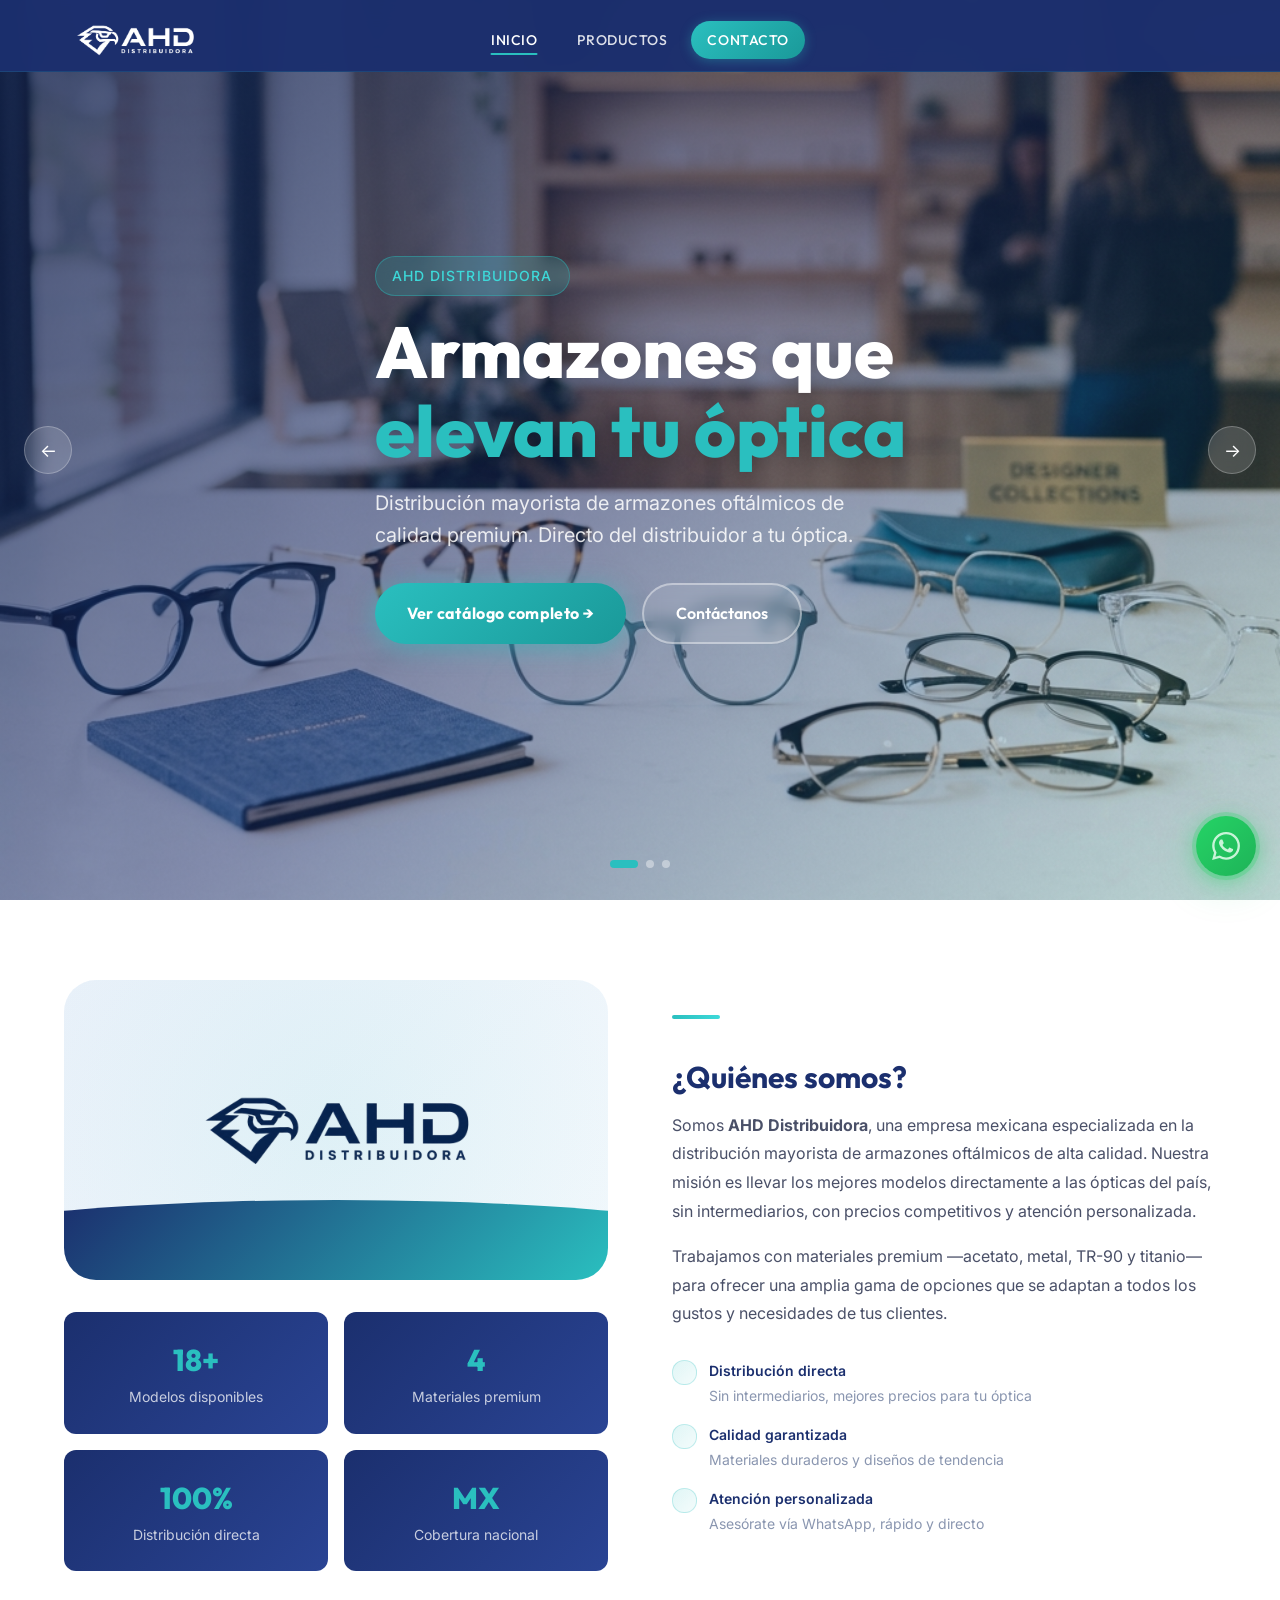
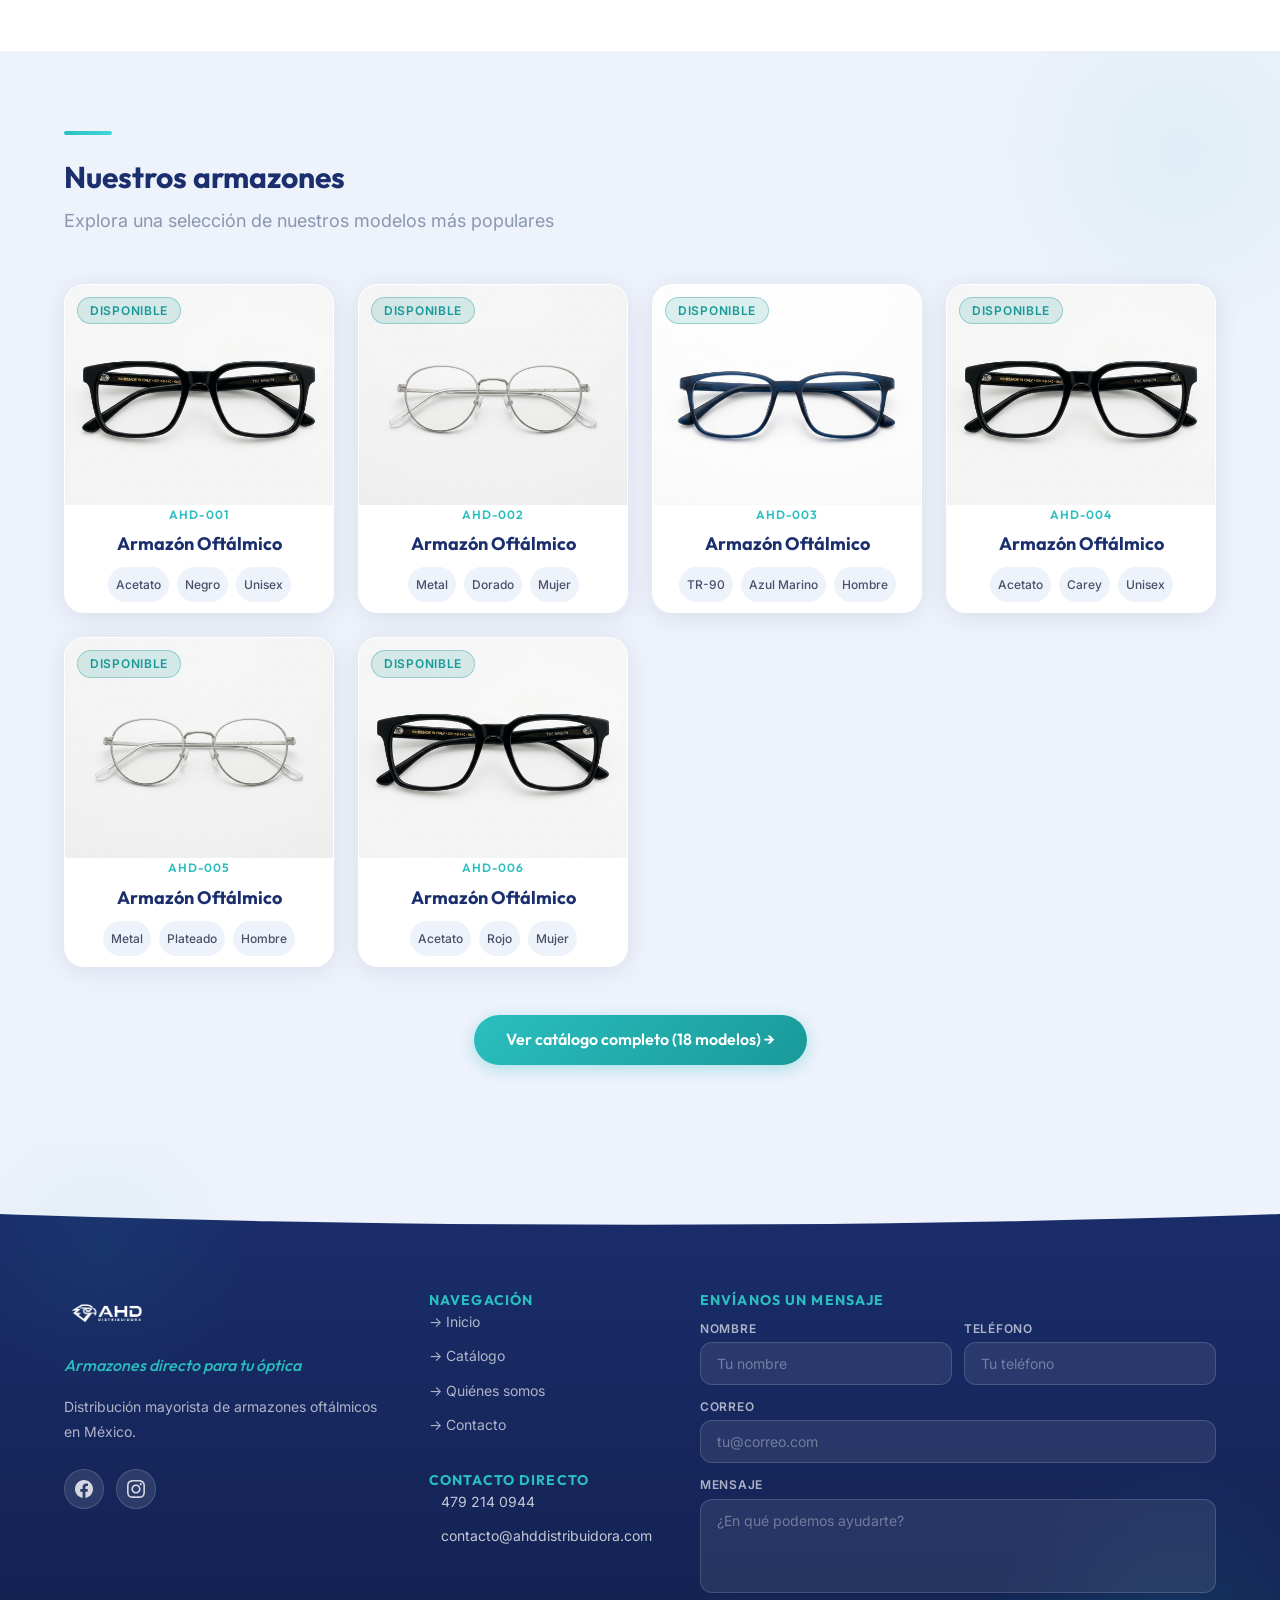
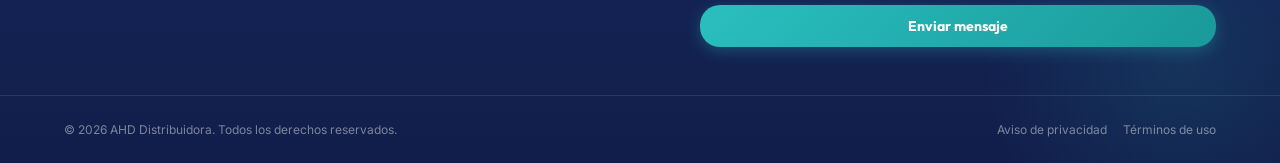
<file: index.html>
<!DOCTYPE html>
<html lang="es">
<head>
  <meta charset="UTF-8" />
  <meta name="viewport" content="width=device-width, initial-scale=1.0" />
  <meta name="description" content="AHD Distribuidora — Armazones oftálmicos directo para tu óptica. Distribuidor mayorista de armazones de acetato, metal y TR-90 en México." />
  <meta name="keywords" content="armazones, oftálmicos, óptica, distribuidora, acetato, metal, TR-90, mayoreo, México" />
  <meta property="og:title" content="AHD Distribuidora — Armazones directo para tu óptica" />
  <meta property="og:description" content="Distribuidora mayorista de armazones oftálmicos. Catálogo de más de 18 modelos disponibles." />
  <meta property="og:image" content="images/hero/hero1.jpg" />
  <title>AHD Distribuidora — Armazones directo para tu óptica</title>
  <link rel="icon" type="image/png" href="images/logo/ahd_logo_png.png" />
  <link rel="stylesheet" href="css/styles.css" />
</head>
<body>

  <!-- Inyección de Header y Mobile Nav -->
  <div id="header-container"></div>

  <!-- ══════════════════════════════════════════════════
       HERO CAROUSEL
  ══════════════════════════════════════════════════ -->
  <section class="hero" id="inicio" aria-label="Carrusel de bienvenida">

    <!-- Flecha izquierda -->
    <button class="hero-arrow hero-arrow-prev" id="hero-prev" aria-label="Anterior">&#8592;</button>

    <!-- Slides -->
    <div class="hero-slides" id="hero-slides">

      <div class="hero-slide">
        <img src="images/hero/hero1.jpg" alt="Colección de armazones AHD" />
        <div class="hero-overlay">
          <div class="hero-content">
            <div class="hero-badge"> AHD Distribuidora</div>
            <h1 class="hero-title">
              Armazones que<br/>
              <span>elevan tu óptica</span>
            </h1>
            <p class="hero-subtitle">
              Distribución mayorista de armazones oftálmicos de calidad premium. Directo del distribuidor a tu óptica.
            </p>
            <div class="hero-buttons">
              <a href="productos.html" class="hero-btn-primary" id="hero-cta-productos">
                Ver catálogo completo →
              </a>
              <a href="#contacto" class="hero-btn-secondary" id="hero-cta-contacto">
                Contáctanos
              </a>
            </div>
          </div>
        </div>
      </div>

      <div class="hero-slide">
        <img src="images/hero/hero2.jpg" alt="Variedad de modelos AHD" />
        <div class="hero-overlay">
          <div class="hero-content">
            <div class="hero-badge"> Calidad garantizada</div>
            <h1 class="hero-title">
              Más de 18<br/>
              <span>modelos exclusivos</span>
            </h1>
            <p class="hero-subtitle">
              Acetato, metal, TR-90 y titanio. Modelos para hombre, mujer, unisex e infantil.
            </p>
            <div class="hero-buttons">
              <a href="productos.html" class="hero-btn-primary">
                Explorar modelos →
              </a>
            </div>
          </div>
        </div>
      </div>

      <div class="hero-slide">
        <img src="images/hero/hero3.jpg" alt="AHD Distribuidora - Armazones oftálmicos" />
        <div class="hero-overlay">
          <div class="hero-content">
            <div class="hero-badge"> Distribución directa</div>
            <h1 class="hero-title">
              Directo para<br/>
              <span>tu óptica</span>
            </h1>
            <p class="hero-subtitle">
              Sin intermediarios. Precios mayoristas. Atención personalizada vía WhatsApp.
            </p>
            <div class="hero-buttons">
              <a href="https://wa.me/524792140944?text=Hola%2C%20me%20interesa%20conocer%20sus%20armazones"
                 target="_blank" rel="noopener noreferrer" class="hero-btn-primary">
                 Escribir por WhatsApp
              </a>
            </div>
          </div>
        </div>
      </div>

    </div><!-- /hero-slides -->

    <!-- Flecha derecha -->
    <button class="hero-arrow hero-arrow-next" id="hero-next" aria-label="Siguiente">&#8594;</button>

    <!-- Dots -->
    <div class="hero-controls">
      <div class="hero-dots" role="tablist" aria-label="Diapositivas del carrusel">
        <button class="hero-dot active" data-slide="0" role="tab" aria-label="Diapositiva 1"></button>
        <button class="hero-dot" data-slide="1" role="tab" aria-label="Diapositiva 2"></button>
        <button class="hero-dot" data-slide="2" role="tab" aria-label="Diapositiva 3"></button>
      </div>
    </div>

  </section><!-- /hero -->

  <!-- ══════════════════════════════════════════════════
       QUIÉNES SOMOS
  ══════════════════════════════════════════════════ -->
  <section class="about-section" id="nosotros" aria-labelledby="about-title">
    <div class="container">
      <div class="about-grid">

        <!-- Visual / Logo -->
        <div class="about-visual reveal">
          <div class="about-logo-container">
            <img src="images/logo/ahd_logo_png.png" alt="AHD Distribuidora" />
            <div class="about-wave"></div>
          </div>
          <div class="about-stats">
            <div class="stat-card">
              <span class="stat-number">18+</span>
              <span class="stat-label">Modelos disponibles</span>
            </div>
            <div class="stat-card">
              <span class="stat-number">4</span>
              <span class="stat-label">Materiales premium</span>
            </div>
            <div class="stat-card">
              <span class="stat-number">100%</span>
              <span class="stat-label">Distribución directa</span>
            </div>
            <div class="stat-card">
              <span class="stat-number">MX</span>
              <span class="stat-label">Cobertura nacional</span>
            </div>
          </div>
        </div>

        <!-- Texto -->
        <div class="about-text reveal">
          <span class="accent-line"></span>
          <h2 class="section-title" id="about-title">¿Quiénes somos?</h2>
          <p class="about-description">
            Somos <strong>AHD Distribuidora</strong>, una empresa mexicana especializada en la
            distribución mayorista de armazones oftálmicos de alta calidad. Nuestra misión es
            llevar los mejores modelos directamente a las ópticas del país, sin intermediarios,
            con precios competitivos y atención personalizada.
          </p>
          <p class="about-description" style="margin-top: 1rem;">
            Trabajamos con materiales premium —acetato, metal, TR-90 y titanio— para ofrecer
            una amplia gama de opciones que se adaptan a todos los gustos y necesidades
            de tus clientes.
          </p>
          <div class="about-features">
            <div class="feature-item">
              <div class="feature-icon"></div>
              <div class="feature-text">
                <strong>Distribución directa</strong>
                <span>Sin intermediarios, mejores precios para tu óptica</span>
              </div>
            </div>
            <div class="feature-item">
              <div class="feature-icon"></div>
              <div class="feature-text">
                <strong>Calidad garantizada</strong>
                <span>Materiales duraderos y diseños de tendencia</span>
              </div>
            </div>
            <div class="feature-item">
              <div class="feature-icon"></div>
              <div class="feature-text">
                <strong>Atención personalizada</strong>
                <span>Asesórate vía WhatsApp, rápido y directo</span>
              </div>
            </div>
          </div>
        </div>

      </div>
    </div>
  </section><!-- /about -->

  <!-- ══════════════════════════════════════════════════
       PRODUCTOS DESTACADOS (preview 6)
  ══════════════════════════════════════════════════ -->
  <section class="featured-section" id="productos-preview" aria-labelledby="featured-title">
    <div class="container">
      <div class="section-header reveal">
        <span class="accent-line"></span>
        <h2 class="section-title" id="featured-title">Nuestros armazones</h2>
        <p class="section-subtitle">Explora una selección de nuestros modelos más populares</p>
      </div>

      <div class="products-grid" id="featured-grid">
        <!-- Se renderiza con JS -->
      </div>

      <div class="featured-cta reveal">
        <a href="productos.html" class="btn-primary" id="btn-ver-catalogo">
          Ver catálogo completo (18 modelos) →
        </a>
      </div>
    </div>
  </section><!-- /featured -->

  <!-- Inyección de Footer y Whatsapp -->
  <div id="footer-container"></div>

  <!-- ══════════════════════════════════════════════════
       SCRIPTS
  ══════════════════════════════════════════════════ -->
  <script src="js/components.js"></script>
  <script src="js/data.js"></script>
  <script>
    // Render featured products (primeros 6)
    document.addEventListener("DOMContentLoaded", () => {
      const featuredGrid = document.getElementById("featured-grid");
      if (featuredGrid && typeof productos !== "undefined") {
        const featured = productos.slice(0, 6);
        featuredGrid.innerHTML = featured.map(p => `
          <a href="productos.html" class="product-card reveal" aria-label="Ver ${p.modelo}">
            <div class="product-card-image">
              <img src="${p.imagen1}" alt="Armazón ${p.modelo}" loading="lazy"
                   onerror="this.src='images/productos/placeholder_acetato.jpg'">
              <span class="product-badge ${p.disponible ? 'badge-available' : 'badge-unavailable'}">
                ${p.disponible ? 'Disponible' : 'Agotado'}
              </span>
              <div class="product-card-overlay">
                <span>👁 Ver más →</span>
              </div>
            </div>
            <div class="product-card-body">
              <div class="product-modelo">${p.modelo}</div>
              <div class="product-name">${p.tipo}</div>
              <div class="product-meta">
                <span class="product-tag">${p.material}</span>
                <span class="product-tag">${p.color}</span>
                <span class="product-tag">${p.genero}</span>
              </div>
            </div>
          </a>
        `).join("");
      }
    });
  </script>
  <script src="js/main.js"></script>

</body>
</html>
</file>
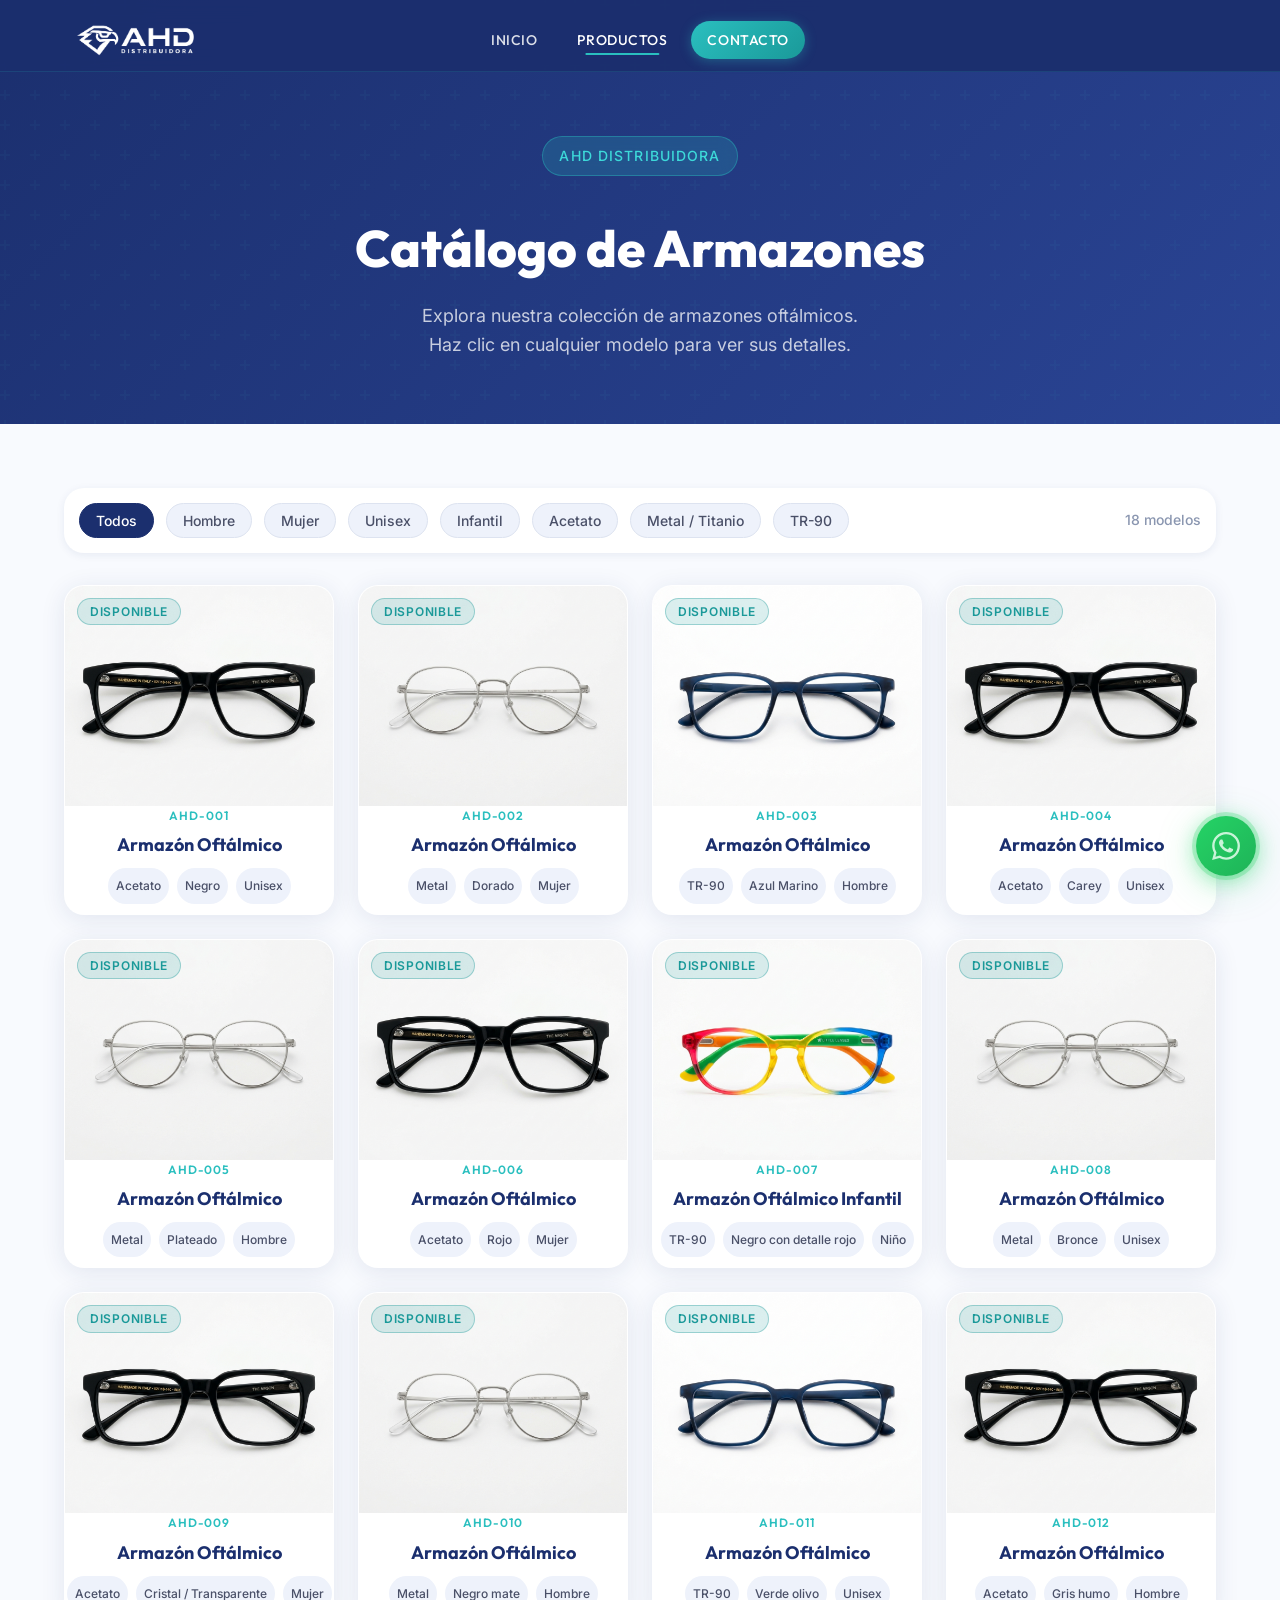
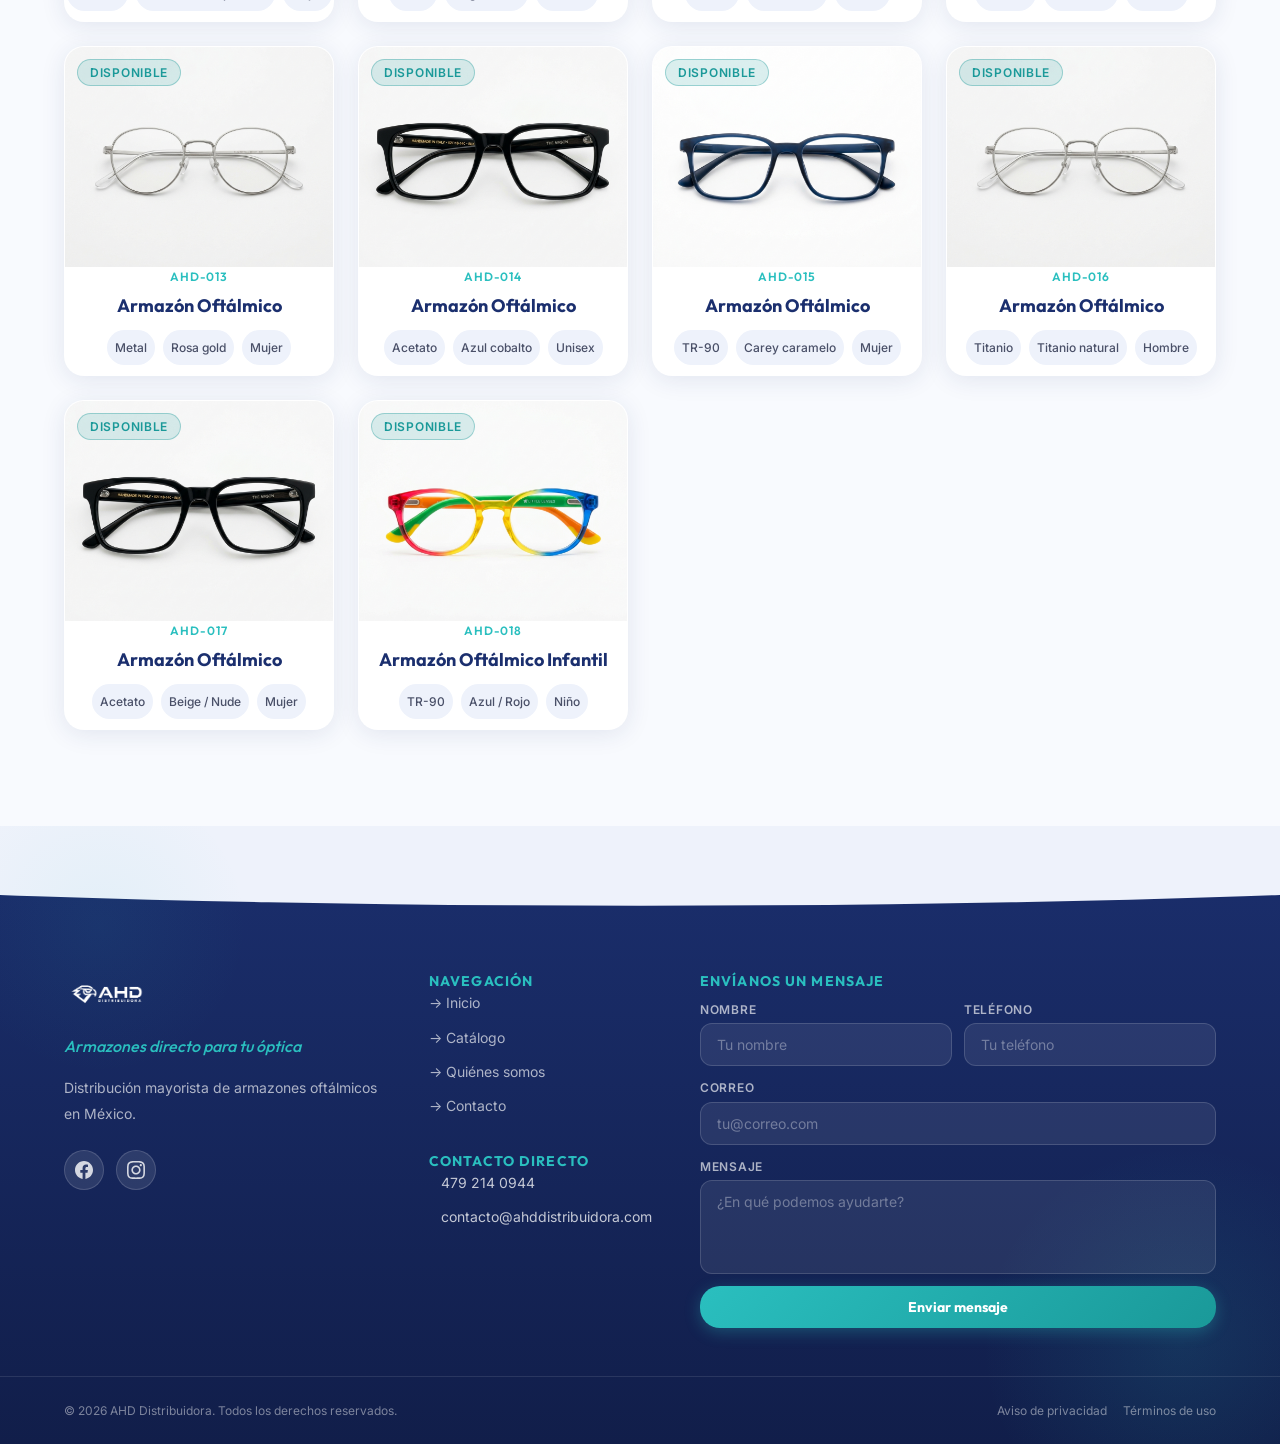
<file: productos.html>
<!DOCTYPE html>
<html lang="es">
<head>
  <meta charset="UTF-8" />
  <meta name="viewport" content="width=device-width, initial-scale=1.0" />
  <meta name="description" content="Catálogo de armazones oftálmicos AHD Distribuidora. 18 modelos de acetato, metal, TR-90 y titanio para hombre, mujer, unisex e infantil. Distribución mayorista." />
  <meta name="keywords" content="armazones oftálmicos, catálogo, óptica, mayoreo, acetato, metal, TR-90, distribuidora" />
  <meta property="og:title" content="Catálogo de Armazones — AHD Distribuidora" />
  <meta property="og:description" content="18 modelos de armazones oftálmicos para tu óptica. Distribución directa, precios mayoristas." />
  <title>Catálogo de Armazones — AHD Distribuidora</title>
  <link rel="icon" type="image/png" href="images/logo/ahd_logo_png.png" />
  <link rel="stylesheet" href="css/styles.css" />
</head>
<body>

  <!-- Inyección de Header y Mobile Nav -->
  <div id="header-container"></div>

  <!-- ══════════════════════════════════════════════════
       HERO DE PÁGINA DE PRODUCTOS
  ══════════════════════════════════════════════════ -->
  <section class="products-page-hero" aria-labelledby="products-page-title">
    <div class="container" style="position: relative; z-index: 1;">
      <span class="hero-badge" style="margin-bottom: 1rem;"> AHD Distribuidora</span>
      <h1 id="products-page-title">Catálogo de Armazones</h1>
      <p>Explora nuestra colección de armazones oftálmicos.<br>Haz clic en cualquier modelo para ver sus detalles.</p>
    </div>
  </section>

  <!-- ══════════════════════════════════════════════════
       CATÁLOGO COMPLETO
  ══════════════════════════════════════════════════ -->
  <section class="products-page-content" aria-labelledby="products-page-title">
    <div class="container">

      <!-- Filtros -->
      <div class="filter-bar" role="toolbar" aria-label="Filtros de productos">
        <div class="filter-groups" role="group" aria-label="Filtrar por género o material">
          <button class="filter-btn active" data-filter="todos" id="filter-todos">Todos</button>
          <button class="filter-btn" data-filter="hombre" id="filter-hombre">Hombre</button>
          <button class="filter-btn" data-filter="mujer" id="filter-mujer">Mujer</button>
          <button class="filter-btn" data-filter="unisex" id="filter-unisex">Unisex</button>
          <button class="filter-btn" data-filter="ninos" id="filter-ninos">Infantil</button>
          <button class="filter-btn" data-filter="acetato" id="filter-acetato">Acetato</button>
          <button class="filter-btn" data-filter="metal" id="filter-metal">Metal / Titanio</button>
          <button class="filter-btn" data-filter="tr90" id="filter-tr90">TR-90</button>
        </div>
        <span class="products-count" id="products-count">18 modelos</span>
      </div>

      <!-- Grid de productos -->
      <div class="products-full-grid" id="products-grid" aria-live="polite">
        <!-- Se renderiza dinámicamente con productos.js -->
      </div>

    </div>
  </section>

  <!-- ══════════════════════════════════════════════════
       MODAL DE PRODUCTO
  ══════════════════════════════════════════════════ -->
  <div class="modal-overlay" id="product-modal" role="dialog" aria-modal="true" aria-labelledby="modal-product-title">
    <div class="modal-container">

      <!-- Botón cerrar -->
      <button class="modal-close-btn" id="modal-close" aria-label="Cerrar">✕</button>

      <!-- Lado izquierdo: Carrusel de imágenes -->
      <div class="modal-carousel">
        <div class="modal-slides" id="modal-slides">
          <!-- Slides se inyectan con JS -->
        </div>

        <!-- Thumbnails -->
        <div class="modal-thumbnails" id="modal-thumbnails">
          <!-- Thumbs se inyectan con JS -->
        </div>

        <!-- Flechas carrusel modal -->
        <button class="modal-carousel-arrow modal-carousel-prev" aria-label="Imagen anterior">‹</button>
        <button class="modal-carousel-arrow modal-carousel-next" aria-label="Imagen siguiente">›</button>
      </div><!-- /modal-carousel -->

      <!-- Lado derecho: Especificaciones -->
      <div class="modal-sidebar" id="modal-sidebar">
        <!-- Se inyecta con JS -->
      </div>

    </div><!-- /modal-container -->
  </div><!-- /modal-overlay -->

  <!-- Inyección de Footer y Whatsapp -->
  <div id="footer-container"></div>

  <!-- ══════════════════════════════════════════════════
       SCRIPTS
  ══════════════════════════════════════════════════ -->
  <script src="js/components.js"></script>
  <script src="js/data.js"></script>
  <script src="js/main.js"></script>
  <script src="js/productos.js"></script>

</body>
</html>
</file>
<file: css/styles.css>
/* ============================================================
 * AHD DISTRIBUIDORA — Estilos Globales (styles.css)
 * Paleta de colores basada en tarjeta de presentación oficial
 * Azul marino #1B2F6E + Teal #2ABFBF + Blanco #FFFFFF
 * ============================================================ */

/* ─── Google Fonts ─────────────────────────────────────────── */
@import url('https://fonts.googleapis.com/css2?family=Outfit:wght@300;400;500;600;700;800&family=Inter:wght@300;400;500;600&display=swap');

/* ─── Design Tokens ────────────────────────────────────────── */
:root {
  /* Colores principales (tarjeta de presentación AHD) */
  --color-primary:       #1B2F6E;   /* Azul marino — logo, header, footer */
  --color-primary-dark:  #111E4A;   /* Azul marino oscuro — hover, sombras */
  --color-primary-light: #2A4494;   /* Azul medio — gradientes */
  --color-accent:        #2ABFBF;   /* Teal — tagline, botones secundarios, acentos */
  --color-accent-light:  #3DD9D9;   /* Teal claro — hover */
  --color-accent-dark:   #1A9999;   /* Teal oscuro — pressed */
  --color-white:         #FFFFFF;
  --color-offwhite:      #F8FAFE;   /* Fondo general ligeramente azulado */
  --color-gray-light:    #EEF2FB;   /* Fondo secciones alternas */
  --color-gray-mid:      #8A96B0;   /* Texto secundario */
  --color-gray-border:   #DDE3F0;   /* Bordes */
  --color-text:          #1A1D2E;   /* Texto principal */
  --color-text-light:    #4A5068;   /* Texto secundario */
  --color-badge-avail:   #1A9999;   /* Badge disponible */
  --color-badge-unavail: #9B4D4D;   /* Badge agotado */

  /* Tipografía */
  --font-display:  'Outfit', sans-serif;
  --font-body:     'Inter', sans-serif;

  /* Tamaños de fuente */
  --fs-xs:   0.75rem;
  --fs-sm:   0.875rem;
  --fs-base: 1rem;
  --fs-lg:   1.125rem;
  --fs-xl:   1.25rem;
  --fs-2xl:  1.5rem;
  --fs-3xl:  1.875rem;
  --fs-4xl:  2.25rem;
  --fs-5xl:  3rem;

  /* Espaciado */
  --sp-1: 0.25rem;
  --sp-2: 0.5rem;
  --sp-3: 0.75rem;
  --sp-4: 1rem;
  --sp-6: 1.5rem;
  --sp-8: 2rem;
  --sp-10: 2.5rem;
  --sp-12: 3rem;
  --sp-16: 4rem;
  --sp-20: 5rem;
  --sp-24: 6rem;

  /* Bordes */
  --radius-sm:  6px;
  --radius-md:  12px;
  --radius-lg:  20px;
  --radius-xl:  32px;
  --radius-full: 9999px;

  /* Sombras */
  --shadow-sm:    0 2px 8px rgba(27, 47, 110, 0.08);
  --shadow-md:    0 4px 20px rgba(27, 47, 110, 0.12);
  --shadow-lg:    0 8px 40px rgba(27, 47, 110, 0.16);
  --shadow-hover: 0 16px 48px rgba(27, 47, 110, 0.24);
  --shadow-card:  0 4px 24px rgba(27, 47, 110, 0.10);

  /* Transiciones */
  --tr-fast:   0.15s ease;
  --tr-normal: 0.3s ease;
  --tr-slow:   0.5s ease;

  /* Layout */
  --header-height: 72px;
  --max-width: 1200px;
  --section-pad: var(--sp-20) var(--sp-6);
}

/* ─── Reset & Base ─────────────────────────────────────────── */
*, *::before, *::after {
  margin: 0;
  padding: 0;
  box-sizing: border-box;
}

html {
  scroll-behavior: smooth;
  font-size: 16px;
}

body {
  font-family: var(--font-body);
  color: var(--color-text);
  background-color: var(--color-white);
  line-height: 1.6;
  overflow-x: hidden;
}

img {
  max-width: 100%;
  height: auto;
  display: block;
}

a {
  text-decoration: none;
  color: inherit;
  transition: color var(--tr-fast);
}

ul, ol {
  list-style: none;
}

button {
  cursor: pointer;
  border: none;
  background: none;
  font-family: var(--font-body);
}

input, textarea, select {
  font-family: var(--font-body);
}

/* ─── Utilidades ───────────────────────────────────────────── */
.container {
  max-width: var(--max-width);
  margin: 0 auto;
  padding: 0 var(--sp-6);
}

.section-title {
  font-family: var(--font-display);
  font-size: var(--fs-3xl);
  font-weight: 700;
  color: var(--color-primary);
  line-height: 1.2;
}

.section-subtitle {
  font-size: var(--fs-lg);
  color: var(--color-gray-mid);
  margin-top: var(--sp-3);
  max-width: 560px;
}

.section-header {
  margin-bottom: var(--sp-12);
}

.accent-line {
  display: inline-block;
  width: 48px;
  height: 4px;
  background: linear-gradient(90deg, var(--color-accent), var(--color-accent-light));
  border-radius: var(--radius-full);
  margin-bottom: var(--sp-4);
}

.btn-primary {
  display: inline-flex;
  align-items: center;
  gap: var(--sp-2);
  padding: var(--sp-3) var(--sp-8);
  background: linear-gradient(135deg, var(--color-accent), var(--color-accent-dark));
  color: var(--color-white);
  font-family: var(--font-display);
  font-size: var(--fs-base);
  font-weight: 600;
  border-radius: var(--radius-full);
  transition: all var(--tr-normal);
  box-shadow: 0 4px 16px rgba(42, 191, 191, 0.35);
}

.btn-primary:hover {
  transform: translateY(-2px);
  box-shadow: 0 8px 28px rgba(42, 191, 191, 0.50);
  background: linear-gradient(135deg, var(--color-accent-light), var(--color-accent));
}

.btn-secondary {
  display: inline-flex;
  align-items: center;
  gap: var(--sp-2);
  padding: var(--sp-3) var(--sp-8);
  background: transparent;
  color: var(--color-primary);
  font-family: var(--font-display);
  font-size: var(--fs-base);
  font-weight: 600;
  border: 2px solid var(--color-primary);
  border-radius: var(--radius-full);
  transition: all var(--tr-normal);
}

.btn-secondary:hover {
  background: var(--color-primary);
  color: var(--color-white);
  transform: translateY(-2px);
  box-shadow: var(--shadow-md);
}

/* ─── HEADER ───────────────────────────────────────────────── */
.site-header {
  position: fixed;
  top: 0;
  left: 0;
  right: 0;
  z-index: 1000;
  height: var(--header-height);
  background: rgba(27, 47, 110, 0.97);
  backdrop-filter: blur(12px);
  -webkit-backdrop-filter: blur(12px);
  border-bottom: 1px solid rgba(42, 191, 191, 0.15);
  transition: all var(--tr-normal);
}

.site-header.scrolled {
  background: rgba(17, 30, 74, 0.99);
  box-shadow: 0 4px 24px rgba(17, 30, 74, 0.4);
}

.header-inner {
  display: grid;
  grid-template-columns: 1fr auto 1fr;
  align-items: center;
  height: 100%;
  max-width: var(--max-width);
  margin: 0 auto;
  padding: 0 var(--sp-6);
}

.header-logo {
  justify-self: start;
}

.header-logo img {
  height: 80px;
  width: auto;
  object-fit: contain;
  filter: brightness(0) invert(1);
}

.header-nav {
  display: flex;
  align-items: center;
  gap: var(--sp-2);
}

.header-nav a {
  color: rgba(255, 255, 255, 0.85);
  font-family: var(--font-display);
  font-size: var(--fs-sm);
  font-weight: 500;
  letter-spacing: 0.04em;
  text-transform: uppercase;
  padding: var(--sp-2) var(--sp-4);
  border-radius: var(--radius-full);
  transition: all var(--tr-fast);
  position: relative;
}

.header-nav a::after {
  content: '';
  position: absolute;
  bottom: 4px;
  left: 50%;
  transform: translateX(-50%);
  width: 0;
  height: 2px;
  background: var(--color-accent);
  border-radius: var(--radius-full);
  transition: width var(--tr-normal);
}

.header-nav a:hover,
.header-nav a.active {
  color: var(--color-white);
}

.header-nav a:hover::after,
.header-nav a.active::after {
  width: 60%;
}

.header-nav a.nav-cta {
  background: linear-gradient(135deg, var(--color-accent), var(--color-accent-dark));
  color: var(--color-white);
  padding: var(5px) var(--sp-5);
  box-shadow: 0 2px 12px rgba(42, 191, 191, 0.35);
  text-align: center;
  justify-content: center;
  display: inline-flex;
  align-items: center;
}

.header-nav a.nav-cta::after {
  display: none;
}

.header-nav a.nav-cta:hover {
  box-shadow: 0 4px 20px rgba(42, 191, 191, 0.55);
  transform: translateY(-1px);
}

.header-actions {
  justify-self: end;
  display: flex;
  align-items: center;
  gap: var(--sp-3);
}

/* Hamburger menu */
.hamburger {
  display: none;
  flex-direction: column;
  gap: 5px;
  padding: var(--sp-2);
  cursor: pointer;
}

.hamburger span {
  display: block;
  width: 24px;
  height: 2px;
  background: var(--color-white);
  border-radius: 2px;
  transition: all var(--tr-normal);
}

.hamburger.open span:nth-child(1) {
  transform: translateY(7px) rotate(45deg);
}
.hamburger.open span:nth-child(2) {
  opacity: 0;
}
.hamburger.open span:nth-child(3) {
  transform: translateY(-7px) rotate(-45deg);
}

/* Mobile nav overlay */
.mobile-nav {
  display: none;
  position: fixed;
  top: var(--header-height);
  left: 0;
  right: 0;
  bottom: 0;
  background: rgba(17, 30, 74, 0.98);
  backdrop-filter: blur(16px);
  z-index: 999;
  flex-direction: column;
  align-items: center;
  justify-content: center;
  gap: var(--sp-4);
  opacity: 0;
  pointer-events: none;
  transition: opacity var(--tr-normal);
}

.mobile-nav.open {
  display: flex;
  opacity: 1;
  pointer-events: all;
}

.mobile-nav a {
  color: var(--color-white);
  font-family: var(--font-display);
  font-size: var(--fs-2xl);
  font-weight: 600;
  padding: var(--sp-4) var(--sp-8);
  border-radius: var(--radius-lg);
  transition: all var(--tr-fast);
  text-align: center;
}

.mobile-nav a:hover {
  color: var(--color-accent);
  background: rgba(42, 191, 191, 0.1);
}

/* ─── HERO CAROUSEL ────────────────────────────────────────── */
.hero {
  position: relative;
  height: 100vh;
  min-height: 600px;
  overflow: hidden;
  margin-top: 0;
}

.hero-slides {
  display: flex;
  height: 100%;
  transition: transform 0.8s cubic-bezier(0.77, 0, 0.175, 1);
}

.hero-slide {
  min-width: 100%;
  height: 100%;
  position: relative;
  overflow: hidden;
}

.hero-slide img {
  width: 100%;
  height: 100%;
  object-fit: cover;
  object-position: center;
  transform: scale(1.05);
  transition: transform 8s ease;
}

.hero-slide.active img {
  transform: scale(1);
}

.hero-overlay {
  position: absolute;
  inset: 0;
  background: linear-gradient(
    135deg,
    rgba(17, 30, 74, 0.80) 0%,
    rgba(27, 47, 110, 0.50) 50%,
    rgba(42, 191, 191, 0.20) 100%
  );
  display: flex;
  align-items: center;
}

.hero-content {
  max-width: var(--max-width);
  margin: 0 auto;
  padding: 0 var(--sp-6);
  color: var(--color-white);
}

.hero-badge {
  display: inline-flex;
  align-items: center;
  gap: var(--sp-2);
  background: rgba(42, 191, 191, 0.20);
  border: 1px solid rgba(42, 191, 191, 0.40);
  color: var(--color-accent-light);
  font-size: var(--fs-sm);
  font-weight: 500;
  letter-spacing: 0.08em;
  text-transform: uppercase;
  padding: var(--sp-2) var(--sp-4);
  border-radius: var(--radius-full);
  margin-bottom: var(--sp-4);
  backdrop-filter: blur(8px);
}

.hero-title {
  font-family: var(--font-display);
  font-size: clamp(2.5rem, 6vw, 4.5rem);
  font-weight: 800;
  line-height: 1.1;
  margin-bottom: var(--sp-4);
  text-shadow: 0 2px 20px rgba(0,0,0,0.3);
}

.hero-title span {
  color: var(--color-accent);
  display: block;
}

.hero-subtitle {
  font-size: clamp(1rem, 2vw, 1.25rem);
  color: rgba(255,255,255,0.85);
  max-width: 520px;
  margin-bottom: var(--sp-8);
  line-height: 1.6;
}

.hero-buttons {
  display: flex;
  gap: var(--sp-4);
  flex-wrap: wrap;
}

.hero-btn-primary {
  display: inline-flex;
  align-items: center;
  gap: var(--sp-2);
  padding: var(--sp-4) var(--sp-8);
  background: linear-gradient(135deg, var(--color-accent), var(--color-accent-dark));
  color: var(--color-white);
  font-family: var(--font-display);
  font-size: var(--fs-base);
  font-weight: 700;
  border-radius: var(--radius-full);
  transition: all var(--tr-normal);
  box-shadow: 0 4px 24px rgba(42, 191, 191, 0.50);
  letter-spacing: 0.02em;
}

.hero-btn-primary:hover {
  transform: translateY(-3px);
  box-shadow: 0 8px 36px rgba(42, 191, 191, 0.65);
}

.hero-btn-secondary {
  display: inline-flex;
  align-items: center;
  gap: var(--sp-2);
  padding: var(--sp-4) var(--sp-8);
  background: rgba(255,255,255,0.10);
  border: 2px solid rgba(255,255,255,0.40);
  color: var(--color-white);
  font-family: var(--font-display);
  font-size: var(--fs-base);
  font-weight: 600;
  border-radius: var(--radius-full);
  transition: all var(--tr-normal);
  backdrop-filter: blur(8px);
}

.hero-btn-secondary:hover {
  background: rgba(255,255,255,0.20);
  border-color: rgba(255,255,255,0.70);
  transform: translateY(-3px);
}

/* Hero navigation */
.hero-controls {
  position: absolute;
  bottom: var(--sp-8);
  left: 50%;
  transform: translateX(-50%);
  display: flex;
  align-items: center;
  gap: var(--sp-4);
  z-index: 10;
}

.hero-dots {
  display: flex;
  gap: var(--sp-2);
}

.hero-dot {
  width: 8px;
  height: 8px;
  border-radius: var(--radius-full);
  background: rgba(255,255,255,0.40);
  cursor: pointer;
  transition: all var(--tr-normal);
  border: none;
}

.hero-dot.active {
  background: var(--color-accent);
  width: 28px;
}

.hero-arrow {
  position: absolute;
  top: 50%;
  transform: translateY(-50%);
  width: 48px;
  height: 48px;
  background: rgba(255,255,255,0.15);
  border: 1px solid rgba(255,255,255,0.25);
  border-radius: var(--radius-full);
  color: var(--color-white);
  font-size: var(--fs-lg);
  display: flex;
  align-items: center;
  justify-content: center;
  cursor: pointer;
  backdrop-filter: blur(8px);
  transition: all var(--tr-fast);
  z-index: 10;
}

.hero-arrow:hover {
  background: rgba(42, 191, 191, 0.40);
  border-color: var(--color-accent);
}

.hero-arrow-prev { left: var(--sp-6); }
.hero-arrow-next { right: var(--sp-6); }

/* ─── SECCIÓN QUIÉNES SOMOS ────────────────────────────────── */
.about-section {
  padding: var(--section-pad);
  background: var(--color-white);
}

.about-grid {
  display: grid;
  grid-template-columns: 1fr 1fr;
  gap: var(--sp-16);
  align-items: center;
}

.about-visual {
  position: relative;
}

.about-logo-container {
  background: linear-gradient(135deg, var(--color-gray-light), var(--color-offwhite));
  border-radius: var(--radius-xl);
  padding: var(--sp-12);
  display: flex;
  align-items: center;
  justify-content: center;
  position: relative;
  overflow: hidden;
  min-height: 300px;
}

.about-logo-container::before {
  content: '';
  position: absolute;
  inset: -50%;
  background: radial-gradient(circle, rgba(42, 191, 191, 0.10) 0%, transparent 70%);
  --color-gray-light:  
}

.about-logo-container img {
  width: 80%;
  max-width: 320px;
  position: relative;
  z-index: 1;
}

.about-wave {
  position: absolute;
  bottom: 0;
  left: 0;
  right: 0;
  height: 80px;
  background: linear-gradient(135deg, var(--color-primary), var(--color-accent));
  clip-path: ellipse(100% 100% at 50% 100%);
}

.about-stats {
  display: grid;
  grid-template-columns: 1fr 1fr;
  gap: var(--sp-4);
  margin-top: var(--sp-8);
}

.stat-card {
  background: linear-gradient(135deg, var(--color-primary), var(--color-primary-light));
  border-radius: var(--radius-md);
  padding: var(--sp-6);
  color: var(--color-white);
  text-align: center;
}

.stat-number {
  font-family: var(--font-display);
  font-size: var(--fs-3xl);
  font-weight: 800;
  color: var(--color-accent);
  display: block;
}

.stat-label {
  font-size: var(--fs-sm);
  color: rgba(255,255,255,0.75);
  margin-top: var(--sp-1);
}

.about-text .section-title {
  margin-top: var(--sp-4);
}

.about-description {
  margin-top: var(--sp-4);
  color: var(--color-text-light);
  font-size: var(--fs-base);
  line-height: 1.8;
}

.about-features {
  margin-top: var(--sp-8);
  display: flex;
  flex-direction: column;
  gap: var(--sp-4);
}

.feature-item {
  display: flex;
  align-items: flex-start;
  gap: var(--sp-3);
}

.feature-icon {
  width: 25px;
  height: 25px;
  background: linear-gradient(135deg, rgba(42, 191, 191, 0.15), rgba(42, 191, 191, 0.05));
  border: 1px solid rgba(42, 191, 191, 0.25);
  border-radius: var(--radius-md);
  display: flex;
  align-items: center;
  justify-content: center;
  font-size: 1.1rem;
  flex-shrink: 0;
}

.feature-text strong {
  display: block;
  font-weight: 600;
  color: var(--color-primary);
  font-size: var(--fs-sm);
}

.feature-text span {
  font-size: var(--fs-sm);
  color: var(--color-gray-mid);
}

/* ─── SECCIÓN PRODUCTOS DESTACADOS ────────────────────────── */
.featured-section {
  padding: var(--section-pad);
  background: var(--color-gray-light);
  position: relative;
  overflow: hidden;
}

.featured-section::before {
  content: '';
  position: absolute;
  top: -100px;
  right: -100px;
  width: 400px;
  height: 400px;
  background: radial-gradient(circle, rgba(42, 191, 191, 0.08) 0%, transparent 70%);
  pointer-events: none;
}

.products-grid {
  display: grid;
  grid-template-columns: repeat(auto-fill, minmax(260px, 1fr));
  gap: var(--sp-6);
}

.product-card {
  background: var(--color-white);
  border-radius: var(--radius-lg);
  overflow: hidden;
  box-shadow: var(--shadow-card);
  transition: all var(--tr-normal);
  cursor: pointer;
  border: 1px solid transparent;
  position: relative;
  padding-bottom: 10px;
}

.product-card:hover {
  transform: translateY(-6px);
  box-shadow: var(--shadow-hover);
  border-color: rgba(42, 191, 191, 0.25);
}

.product-card-image {
  position: relative;
  height: 220px;
  background: var(--color-gray-light);
  overflow: hidden;
}

.product-card-image img {
  width: 100%;
  height: 100%;
  object-fit: cover;
  transition: transform var(--tr-slow);
}

.product-card:hover .product-card-image img {
  transform: scale(1.06);
}

.product-badge {
  position: absolute;
  top: var(--sp-3);
  left: var(--sp-3);
  font-size: var(--fs-xs);
  font-weight: 600;
  padding: 3px var(--sp-3);
  border-radius: var(--radius-full);
  text-transform: uppercase;
  letter-spacing: 0.06em;
}

.badge-available {
  background: rgba(26, 153, 153, 0.15);
  border: 1px solid rgba(26, 153, 153, 0.35);
  color: var(--color-badge-avail);
}

.badge-unavailable {
  background: rgba(155, 77, 77, 0.12);
  border: 1px solid rgba(155, 77, 77, 0.30);
  color: var(--color-badge-unavail);
}

.product-card-overlay {
  position: absolute;
  inset: 0;
  background: linear-gradient(to top, rgba(27, 47, 110, 0.6), transparent);
  display: flex;
  align-items: flex-end;
  padding: var(--sp-4);
  opacity: 0;
  transition: opacity var(--tr-normal);
}

.product-card:hover .product-card-overlay {
  opacity: 1;
}

.product-card-overlay span {
  color: var(--color-white);
  font-family: var(--font-display);
  font-size: var(--fs-sm);
  font-weight: 600;
  display: flex;
  align-items: center;
  gap: var(--sp-2);
}

.product-card-body {
  padding: var(--sp-5) var(--sp-5) var(--sp-6);
  text-align: center;
  display: flex;
  flex-direction: column;
  align-items: center;
  gap: var(--sp-2);
}

.product-modelo {
  font-family: var(--font-display);
  font-size: var(--fs-xs);
  font-weight: 600;
  color: var(--color-accent);
  letter-spacing: 0.08em;
  text-transform: uppercase;
}

.product-name {
  font-family: var(--font-display);
  font-size: var(--fs-lg);
  font-weight: 700;
  color: var(--color-primary);
  line-height: 1.3;
}

.product-meta {
  display: flex;
  gap: var(--sp-2);
  flex-wrap: wrap;
  justify-content: center;
  margin-top: var(--sp-1);
}

.product-tag {
  background: var(--color-gray-light);
  color: var(--color-text-light);
  font-size: var(--fs-xs);
  padding: 2px var(--sp-3);
  border-radius: var(--radius-full);
  font-weight: 500;
}

.featured-cta {
  text-align: center;
  margin-top: var(--sp-12);
}

/* ─── MODAL DE PRODUCTO ────────────────────────────────────── */
.modal-overlay {
  position: fixed;
  inset: 0;
  background: rgba(17, 30, 74, 0.75);
  backdrop-filter: blur(8px);
  z-index: 2000;
  display: flex;
  align-items: center;
  justify-content: center;
  padding: var(--sp-4);
  opacity: 0;
  pointer-events: none;
  transition: opacity var(--tr-normal);
}

.modal-overlay.open {
  opacity: 1;
  pointer-events: all;
}

.modal-container {
  background: var(--color-white);
  border-radius: var(--radius-xl);
  width: 100%;
  max-width: 960px;
  max-height: 90vh;
  overflow: hidden;
  display: grid;
  grid-template-columns: 1fr 380px;
  box-shadow: 0 32px 80px rgba(17, 30, 74, 0.40);
  transform: scale(0.95) translateY(20px);
  transition: transform var(--tr-normal);
}

.modal-overlay.open .modal-container {
  transform: scale(1) translateY(0);
}

/* Modal image carousel */
.modal-carousel {
  position: relative;
  background: var(--color-gray-light);
  overflow: hidden;
}

.modal-slides {
  display: flex;
  height: 100%;
  transition: transform 0.5s cubic-bezier(0.77, 0, 0.175, 1);
}

.modal-slide {
  min-width: 100%;
  height: 100%;
  min-height: 420px;
}

.modal-slide img {
  width: 100%;
  height: 100%;
  object-fit: cover;
}

.modal-thumbnails {
  position: absolute;
  bottom: var(--sp-4);
  left: 50%;
  transform: translateX(-50%);
  display: flex;
  gap: var(--sp-2);
}

.modal-thumb {
  width: 56px;
  height: 40px;
  border-radius: var(--radius-sm);
  overflow: hidden;
  cursor: pointer;
  border: 2px solid transparent;
  transition: all var(--tr-fast);
  opacity: 0.6;
}

.modal-thumb.active {
  border-color: var(--color-accent);
  opacity: 1;
}

.modal-thumb img {
  width: 100%;
  height: 100%;
  object-fit: cover;
}

.modal-carousel-arrow {
  position: absolute;
  top: 50%;
  transform: translateY(-50%);
  width: 40px;
  height: 40px;
  background: rgba(255,255,255,0.90);
  border-radius: var(--radius-full);
  display: flex;
  align-items: center;
  justify-content: center;
  cursor: pointer;
  box-shadow: var(--shadow-sm);
  transition: all var(--tr-fast);
  font-size: var(--fs-base);
  color: var(--color-primary);
}

.modal-carousel-arrow:hover {
  background: var(--color-accent);
  color: var(--color-white);
}

.modal-carousel-prev { left: var(--sp-3); }
.modal-carousel-next { right: var(--sp-3); }

/* Modal sidebar */
.modal-sidebar {
  padding: var(--sp-8);
  overflow-y: auto;
  display: flex;
  flex-direction: column;
  gap: var(--sp-6);
  border-left: 1px solid var(--color-gray-border);
}

.modal-close {
  position: absolute;
  top: var(--sp-4);
  right: var(--sp-4);
  width: 36px;
  height: 36px;
  background: rgba(17, 30, 74, 0.08);
  border-radius: var(--radius-full);
  display: flex;
  align-items: center;
  justify-content: center;
  cursor: pointer;
  font-size: var(--fs-lg);
  color: var(--color-primary);
  transition: all var(--tr-fast);
  z-index: 10;
}

.modal-close:hover {
  background: var(--color-primary);
  color: var(--color-white);
}

/* Modal position relative for close button */
.modal-container {
  position: relative;
}

.modal-close-btn {
  position: absolute;
  top: var(--sp-4);
  right: var(--sp-4);
  width: 36px;
  height: 36px;
  background: rgba(255,255,255,0.90);
  border-radius: var(--radius-full);
  display: flex;
  align-items: center;
  justify-content: center;
  cursor: pointer;
  font-size: var(--fs-lg);
  color: var(--color-primary);
  transition: all var(--tr-fast);
  z-index: 20;
  box-shadow: var(--shadow-sm);
}

.modal-close-btn:hover {
  background: var(--color-primary);
  color: var(--color-white);
}

.modal-header {}

.modal-modelo {
  font-size: var(--fs-xs);
  font-weight: 700;
  color: var(--color-accent);
  letter-spacing: 0.10em;
  text-transform: uppercase;
}

.modal-nombre {
  font-family: var(--font-display);
  font-size: var(--fs-2xl);
  font-weight: 800;
  color: var(--color-primary);
  margin-top: var(--sp-1);
  line-height: 1.2;
}

.modal-tipo {
  font-size: var(--fs-sm);
  color: var(--color-gray-mid);
  margin-top: var(--sp-1);
}

.modal-status {
  display: inline-flex;
  align-items: center;
  gap: var(--sp-2);
  font-size: var(--fs-xs);
  font-weight: 600;
  padding: var(--sp-1) var(--sp-3);
  border-radius: var(--radius-full);
  margin-top: var(--sp-3);
}

.status-dot {
  width: 8px;
  height: 8px;
  border-radius: var(--radius-full);
}

.modal-status.disponible {
  background: rgba(26, 153, 153, 0.12);
  color: var(--color-badge-avail);
}

.modal-status.disponible .status-dot {
  background: var(--color-badge-avail);
}

.modal-status.agotado {
  background: rgba(155, 77, 77, 0.10);
  color: var(--color-badge-unavail);
}

.modal-status.agotado .status-dot {
  background: var(--color-badge-unavail);
}

.modal-description {
  font-size: var(--fs-sm);
  color: var(--color-text-light);
  line-height: 1.8;
  padding: var(--sp-4);
  background: var(--color-gray-light);
  border-radius: var(--radius-md);
  border-left: 3px solid var(--color-accent);
}

.modal-specs-title {
  font-family: var(--font-display);
  font-size: var(--fs-sm);
  font-weight: 700;
  color: var(--color-primary);
  text-transform: uppercase;
  letter-spacing: 0.06em;
  margin-bottom: var(--sp-3);
}

.modal-specs-grid {
  display: flex;
  flex-direction: column;
  gap: 1px;
  background: var(--color-gray-border);
  border-radius: var(--radius-md);
  overflow: hidden;
  border: 1px solid var(--color-gray-border);
}

.spec-row {
  display: flex;
  background: var(--color-white);
}

.spec-row:first-child { border-radius: var(--radius-md) var(--radius-md) 0 0; }
.spec-row:last-child  { border-radius: 0 0 var(--radius-md) var(--radius-md); }

.spec-label {
  width: 45%;
  padding: var(--sp-3) var(--sp-4);
  font-size: var(--fs-xs);
  font-weight: 600;
  color: var(--color-gray-mid);
  text-transform: uppercase;
  letter-spacing: 0.06em;
  background: var(--color-gray-light);
  border-right: 1px solid var(--color-gray-border);
  display: flex;
  align-items: center;
}

.spec-value {
  padding: var(--sp-3) var(--sp-4);
  font-size: var(--fs-sm);
  color: var(--color-text);
  font-weight: 500;
  display: flex;
  align-items: center;
}

.modal-whatsapp-btn {
  display: flex;
  align-items: center;
  justify-content: center;
  gap: var(--sp-3);
  width: 100%;
  padding: var(--sp-4);
  background: linear-gradient(135deg, #25D366, #1da854);
  color: var(--color-white);
  font-family: var(--font-display);
  font-size: var(--fs-base);
  font-weight: 700;
  border-radius: var(--radius-lg);
  transition: all var(--tr-normal);
  box-shadow: 0 4px 20px rgba(37, 211, 102, 0.35);
}

.modal-whatsapp-btn:hover {
  transform: translateY(-2px);
  box-shadow: 0 8px 32px rgba(37, 211, 102, 0.50);
}

/* ─── FOOTER ───────────────────────────────────────────────── */
.site-footer {
  background: linear-gradient(180deg, var(--color-primary) 0%, var(--color-primary-dark) 100%);
  color: var(--color-white);
  position: relative;
  overflow: hidden;
}

.footer-wave {
  height: 80px;
  background: var(--color-white);
  clip-path: ellipse(100% 100% at 50% 0%);
  margin-bottom: -1px;
}

/* If the previous section is gray */
.footer-wave-gray {
  height: 80px;
  background: var(--color-gray-light);
  clip-path: ellipse(100% 100% at 50% 0%);
}

.footer-bg-decoration {
  position: absolute;
  inset: 0;
  overflow: hidden;
  pointer-events: none;
}

.footer-bg-decoration::before {
  content: '';
  position: absolute;
  bottom: -100px;
  right: -100px;
  width: 400px;
  height: 400px;
  background: radial-gradient(circle, rgba(42, 191, 191, 0.12) 0%, transparent 70%);
}

.footer-bg-decoration::after {
  content: '';
  position: absolute;
  top: -50px;
  left: -50px;
  width: 300px;
  height: 300px;
  background: radial-gradient(circle, rgba(42, 191, 191, 0.06) 0%, transparent 70%);
}

.footer-main {
  padding: var(--sp-16) 0 var(--sp-12);
  position: relative;
  z-index: 1;
}

.footer-grid {
  display: grid;
  grid-template-columns: 1.5fr 1fr 1.5fr;
  gap: var(--sp-12);
}

/* Footer brand */
.footer-brand {}

.footer-logo {
  height: 48px;
  width: auto;
  filter: brightness(0) invert(1);
  margin-bottom: var(--sp-4);
}

.footer-tagline {
  color: var(--color-accent);
  font-family: var(--font-display);
  font-size: var(--fs-base);
  font-weight: 500;
  font-style: italic;
  margin-bottom: var(--sp-4);
}

.footer-desc {
  color: rgba(255,255,255,0.65);
  font-size: var(--fs-sm);
  line-height: 1.8;
}

.footer-social {
  display: flex;
  gap: var(--sp-3);
  margin-top: var(--sp-6);
}

.social-link {
  width: 40px;
  height: 40px;
  background: rgba(255,255,255,0.10);
  border: 1px solid rgba(255,255,255,0.15);
  border-radius: var(--radius-full);
  display: flex;
  align-items: center;
  justify-content: center;
  font-size: var(--fs-base);
  color: rgba(255,255,255,0.80);
  transition: all var(--tr-fast);
  text-decoration: none;
}

.social-link:hover {
  background: var(--color-accent);
  border-color: var(--color-accent);
  color: var(--color-white);
  transform: translateY(-2px);
}

/* Footer links */
.footer-links {}

.footer-col-title {
  font-family: var(--font-display);
  font-size: var(--fs-sm);
  font-weight: 700;
  color: var(--color-accent);
  text-transform: uppercase;
  letter-spacing: 0.08em;
  margin-bottom: var(--sp-5);
}

.footer-link-list {
  display: flex;
  flex-direction: column;
  gap: var(--sp-3);
}

.footer-link-list li a {
  color: rgba(255,255,255,0.65);
  font-size: var(--fs-sm);
  display: flex;
  align-items: center;
  gap: var(--sp-2);
  transition: all var(--tr-fast);
}

.footer-link-list li a:hover {
  color: var(--color-accent);
  padding-left: var(--sp-2);
}

/* Footer contact form */
.footer-contact {}

.contact-form {
  display: flex;
  flex-direction: column;
  gap: var(--sp-3);
  margin-top: var(--sp-2);
}

.form-row {
  display: grid;
  grid-template-columns: 1fr 1fr;
  gap: var(--sp-3);
}

.form-group {
  display: flex;
  flex-direction: column;
  gap: var(--sp-1);
}

.form-group label {
  font-size: var(--fs-xs);
  font-weight: 600;
  color: rgba(255,255,255,0.65);
  text-transform: uppercase;
  letter-spacing: 0.06em;
}

.form-group input,
.form-group textarea {
  background: rgba(255,255,255,0.08);
  border: 1px solid rgba(255,255,255,0.15);
  border-radius: var(--radius-md);
  padding: var(--sp-3) var(--sp-4);
  color: var(--color-white);
  font-size: var(--fs-sm);
  transition: all var(--tr-fast);
  outline: none;
  resize: none;
}

.form-group input::placeholder,
.form-group textarea::placeholder {
  color: rgba(255,255,255,0.35);
}

.form-group input:focus,
.form-group textarea:focus {
  border-color: var(--color-accent);
  background: rgba(42, 191, 191, 0.08);
}

.form-submit {
  width: 100%;
  padding: var(--sp-3) var(--sp-6);
  background: linear-gradient(135deg, var(--color-accent), var(--color-accent-dark));
  color: var(--color-white);
  font-family: var(--font-display);
  font-size: var(--fs-sm);
  font-weight: 700;
  border-radius: var(--radius-lg);
  transition: all var(--tr-normal);
  box-shadow: 0 4px 16px rgba(42, 191, 191, 0.30);
}

.form-submit:hover {
  transform: translateY(-2px);
  box-shadow: 0 8px 28px rgba(42, 191, 191, 0.50);
}

.contact-info-items {
  display: flex;
  flex-direction: column;
  gap: var(--sp-3);
  margin-bottom: var(--sp-5);
}

.contact-info-item {
  display: flex;
  align-items: center;
  gap: var(--sp-3);
  font-size: var(--fs-sm);
  color: rgba(255,255,255,0.75);
}

.contact-info-item .icon {
  font-size: var(--fs-base);
  color: var(--color-accent);
}

/* Footer bottom bar */
.footer-bottom {
  border-top: 1px solid rgba(255,255,255,0.10);
  padding: var(--sp-6) 0;
  position: relative;
  z-index: 1;
}

.footer-bottom-inner {
  display: flex;
  align-items: center;
  justify-content: space-between;
  flex-wrap: wrap;
  gap: var(--sp-3);
}

.footer-copyright {
  font-size: var(--fs-xs);
  color: rgba(255,255,255,0.45);
}

.footer-legal {
  display: flex;
  gap: var(--sp-4);
}

.footer-legal a {
  font-size: var(--fs-xs);
  color: rgba(255,255,255,0.45);
  transition: color var(--tr-fast);
}

.footer-legal a:hover {
  color: var(--color-accent);
}

/* ─── WHATSAPP FLOATING BUTTON ─────────────────────────────── */
.whatsapp-btn {
  position: fixed;
  bottom: var(--sp-6);
  right: var(--sp-6);
  z-index: 900;
  width: 60px;
  height: 60px;
  background: linear-gradient(135deg, #25D366, #1da854);
  border-radius: var(--radius-full);
  display: flex;
  align-items: center;
  justify-content: center;
  box-shadow: 0 4px 20px rgba(37, 211, 102, 0.45), 0 8px 40px rgba(37, 211, 102, 0.25);
  transition: all var(--tr-normal);
  text-decoration: none;
  color: var(--color-white);
  font-size: 1.6rem;
}

.whatsapp-btn:hover {
  transform: scale(1.12) translateY(-3px);
  box-shadow: 0 8px 32px rgba(37, 211, 102, 0.60), 0 16px 56px rgba(37, 211, 102, 0.30);
}

.whatsapp-btn::before {
  content: '';
  position: absolute;
  inset: -4px;
  border-radius: var(--radius-full);
  background: rgba(37, 211, 102, 0.25);
  animation: whatsapp-pulse 2.5s ease-in-out infinite;
}

@keyframes whatsapp-pulse {
  0%, 100% { transform: scale(1); opacity: 0.6; }
  50% { transform: scale(1.3); opacity: 0; }
}

.whatsapp-btn.hidden {
  opacity: 0;
  pointer-events: none;
  transform: scale(0.8) translateY(20px);
}

.whatsapp-tooltip {
  position: absolute;
  right: calc(100% + 12px);
  top: 50%;
  transform: translateY(-50%);
  background: var(--color-primary-dark);
  color: var(--color-white);
  font-size: var(--fs-xs);
  font-weight: 600;
  padding: var(--sp-2) var(--sp-3);
  border-radius: var(--radius-md);
  white-space: nowrap;
  opacity: 0;
  transition: opacity var(--tr-fast);
  pointer-events: none;
}

.whatsapp-tooltip::after {
  content: '';
  position: absolute;
  left: 100%;
  top: 50%;
  transform: translateY(-50%);
  border: 5px solid transparent;
  border-left-color: var(--color-primary-dark);
}

.whatsapp-btn:hover .whatsapp-tooltip {
  opacity: 1;
}

/* ─── PÁGINA PRODUCTOS ─────────────────────────────────────── */
.products-page-hero {
  background: linear-gradient(135deg, var(--color-primary) 0%, var(--color-primary-light) 100%);
  padding: calc(var(--header-height) + var(--sp-16)) 0 var(--sp-16);
  color: var(--color-white);
  text-align: center;
  position: relative;
  overflow: hidden;
}

.products-page-hero::before {
  content: '';
  position: absolute;
  inset: 0;
  background: url("data:image/svg+xml,%3Csvg width='60' height='60' viewBox='0 0 60 60' xmlns='http://www.w3.org/2000/svg'%3E%3Cg fill='none' fill-rule='evenodd'%3E%3Cg fill='%232ABFBF' fill-opacity='0.04'%3E%3Cpath d='M36 34v-4h-2v4h-4v2h4v4h2v-4h4v-2h-4zm0-30V0h-2v4h-4v2h4v4h2V6h4V4h-4zM6 34v-4H4v4H0v2h4v4h2v-4h4v-2H6zM6 4V0H4v4H0v2h4v4h2V6h4V4H6z'/%3E%3C/g%3E%3C/g%3E%3C/svg%3E");
}

.products-page-hero .hero-badge {
  display: inline-flex;
}

.product-tag{
padding: 8px;




}


.products-page-hero h1 {
  font-family: var(--font-display);
  font-size: clamp(2rem, 4vw, 3.5rem);
  font-weight: 800;
  margin-top: var(--sp-4);
}

.products-page-hero p {
  color: rgba(255,255,255,0.75);
  font-size: var(--fs-lg);
  margin-top: var(--sp-3);
  max-width: 500px;
  margin-left: auto;
  margin-right: auto;
}

.products-page-content {
  padding: var(--sp-16) 0 var(--sp-24);
  background: var(--color-offwhite);
}

/* Filter bar */
.filter-bar {
  display: flex;
  align-items: center;
  justify-content: space-between;
  flex-wrap: wrap;
  gap: var(--sp-4);
  margin-bottom: var(--sp-8);
  padding: var(--sp-4) var(--sp-5);
  background: var(--color-white);
  border-radius: var(--radius-lg);
  box-shadow: var(--shadow-sm);
  padding:15px ;
}

.filter-groups {
  display: flex;
  gap: var(--sp-3);
  flex-wrap: wrap;
}

.filter-btn {
  padding: var(--sp-2) var(--sp-4);
  border-radius: var(--radius-full);
  font-size: var(--fs-sm);
  font-weight: 500;
  color: var(--color-text-light);
  background: var(--color-gray-light);
  border: 1px solid var(--color-gray-border);
  cursor: pointer;
  transition: all var(--tr-fast);
}

.filter-btn.active,
.filter-btn:hover {
  background: var(--color-primary);
  color: var(--color-white);
  border-color: var(--color-primary);
}

.products-count {
  font-size: var(--fs-sm);
  color: var(--color-gray-mid);
  font-weight: 500;
}

.products-full-grid {
  display: grid;
  grid-template-columns: repeat(auto-fill, minmax(260px, 1fr));
  gap: var(--sp-6);
}

/* ─── RESPONSIVE ───────────────────────────────────────────── */
@media (max-width: 1024px) {
  .about-grid {
    grid-template-columns: 1fr;
    gap: var(--sp-10);
  }

  .footer-grid {
    grid-template-columns: 1fr 1fr;
  }

  .footer-grid > *:last-child {
    grid-column: 1 / -1;
  }

  .modal-container { grid-template-columns: 1fr; max-width: 540px; overflow-y: auto; }

  .modal-sidebar { border-left: none; border-top: 1px solid var(--color-gray-border); overflow-y: visible; }
}

@media (max-width: 768px) {
  :root {
    --header-height: 64px;
  }

  .header-nav {
    display: none;
  }

  .hamburger {
    display: flex;
  }

  .hero-arrow {
    display: none;
  }

  .footer-grid {
    grid-template-columns: 1fr;
    gap: var(--sp-8);
  }

  .form-row {
    grid-template-columns: 1fr;
  }

  .footer-bottom-inner {
    flex-direction: column;
    text-align: center;
  }

  .about-stats {
    grid-template-columns: 1fr 1fr;
  }
}

@media (max-width: 480px) {
  .hero-buttons {
    flex-direction: column;
  }

  .hero-btn-primary,
  .hero-btn-secondary {
    width: 100%;
    justify-content: center;
  }

  .products-full-grid {
    grid-template-columns: 1fr 1fr;
  }
}

@media (max-width: 360px) {
  .products-full-grid {
    grid-template-columns: 1fr;
  }
}

/* ─── Animaciones de entrada ──────────────────────────────── */
@keyframes fadeInUp {
  from {
    opacity: 0;
    transform: translateY(30px);
  }
  to {
    opacity: 1;
    transform: translateY(0);
  }
}

.animate-in {
  animation: fadeInUp 0.6s ease forwards;
}

.animate-in-delay-1 { animation-delay: 0.1s; }
.animate-in-delay-2 { animation-delay: 0.2s; }
.animate-in-delay-3 { animation-delay: 0.3s; }
.animate-in-delay-4 { animation-delay: 0.4s; }

/* ─── Scroll reveal ────────────────────────────────────────── */
.reveal {
  opacity: 0;
  transform: translateY(40px);
  transition: opacity 0.7s ease, transform 0.7s ease;
}

.reveal.visible {
  opacity: 1;
  transform: translateY(0);
}

/* ─── Toast notifications ──────────────────────────────────── */
.toast {
  position: fixed;
  bottom: var(--sp-20);
  right: var(--sp-6);
  background: var(--color-primary);
  color: var(--color-white);
  padding: var(--sp-3) var(--sp-6);
  border-radius: var(--radius-md);
  font-size: var(--fs-sm);
  font-weight: 500;
  box-shadow: var(--shadow-lg);
  z-index: 9999;
  opacity: 0;
  transform: translateY(20px);
  transition: all var(--tr-normal);
  pointer-events: none;
}

.toast.show {
  opacity: 1;
  transform: translateY(0);
}
</file>
